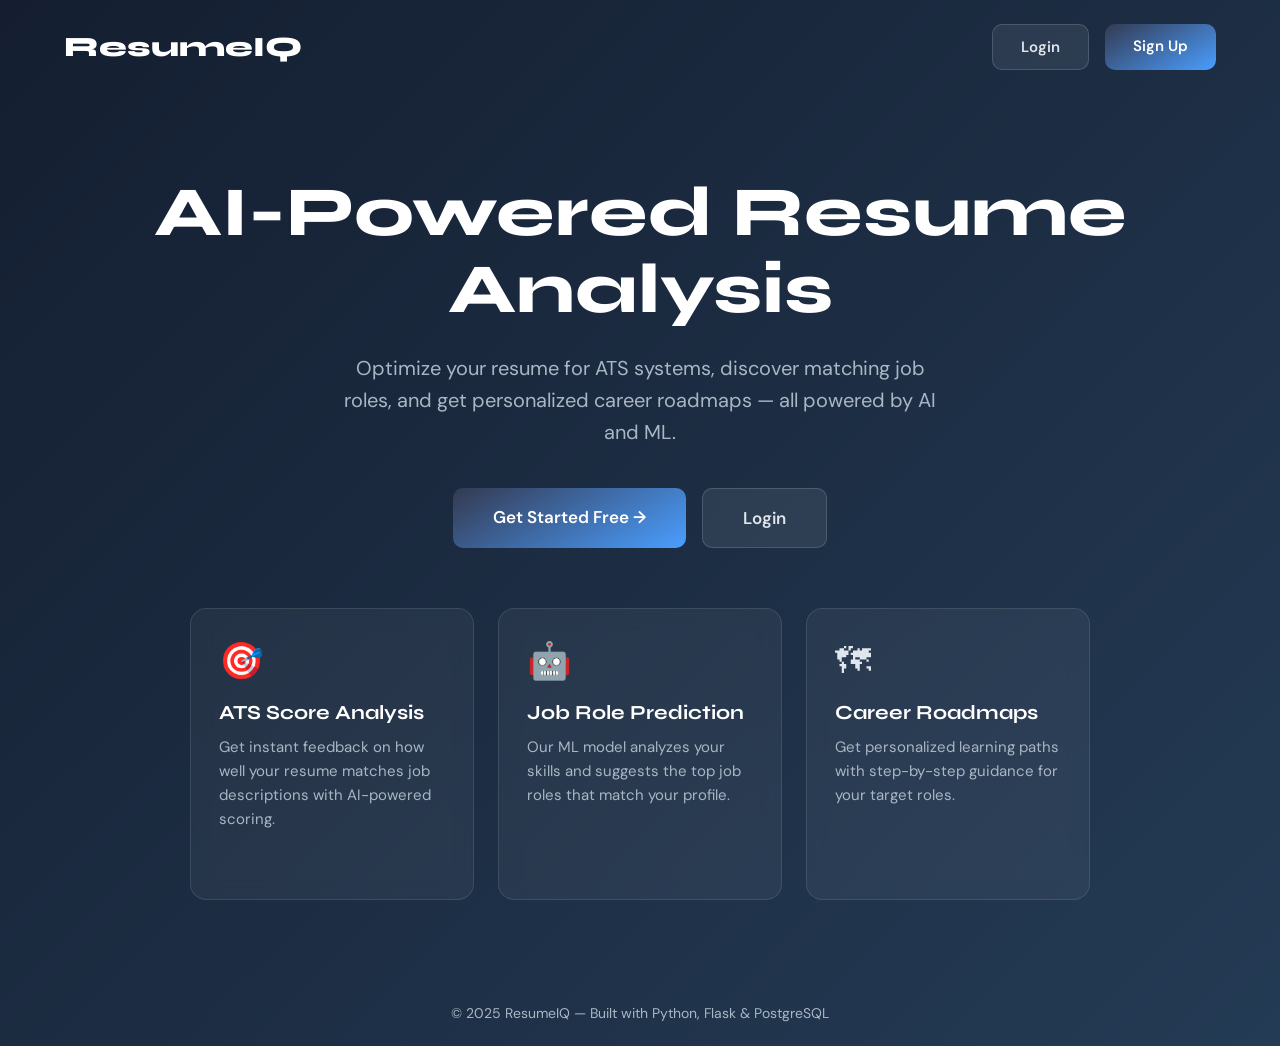
<file: frontend/index.html>
<!DOCTYPE html>
<html lang="en">
<head>
  <meta charset="UTF-8">
  <meta name="viewport" content="width=device-width, initial-scale=1.0">
  <title>ResumeIQ — AI-Powered Resume Analyzer</title>
  <link href="https://fonts.googleapis.com/css2?family=Syne:wght@400;600;700;800&family=DM+Sans:wght@300;400;500;600&display=swap" rel="stylesheet">
  
  <style>
    * { margin: 0; padding: 0; box-sizing: border-box; }
    
    body {
      font-family: 'DM Sans', sans-serif;
      background: linear-gradient(135deg, #141e30, #243b55);
      min-height: 100vh;
      display: flex;
      flex-direction: column;
      color: #e0e6ed;
    }
    
    .container {
      max-width: 1200px;
      margin: 0 auto;
      padding: 0 24px;
      width: 100%;
    }
    
    header {
      padding: 24px 0;
    }
    
    nav {
      display: flex;
      justify-content: space-between;
      align-items: center;
    }
    
    .logo {
      font-family: 'Syne', sans-serif;
      font-size: 28px;
      font-weight: 800;
      color: #ffffff;
      text-decoration: none;
    }
    
    .nav-buttons {
      display: flex;
      gap: 16px;
    }
    
    .btn {
      padding: 12px 28px;
      border-radius: 10px;
      font-family: 'DM Sans', sans-serif;
      font-size: 15px;
      font-weight: 600;
      cursor: pointer;
      text-decoration: none;
      transition: all 0.3s;
      border: none;
      display: inline-block;
    }
    
    .btn-ghost {
      background: rgba(255,255,255,0.08);
      color: #e0e6ed;
      border: 1px solid rgba(255,255,255,0.15);
    }
    
    .btn-ghost:hover {
      background: rgba(255,255,255,0.15);
    }
    
    .btn-primary {
      background: linear-gradient(330deg, #4a9eff, #343a51);
      color: #ffffff;
    }
    
    .btn-primary:hover {
      transform: translateY(-2px);
      box-shadow: 0 8px 25px rgba(0,198,255,0.3);
    }
    
    .hero {
      flex: 1;
      display: flex;
      align-items: center;
      justify-content: center;
      text-align: center;
      padding: 80px 24px;
    }
    
    .hero-content h1 {
      font-family: 'Syne', sans-serif;
      font-size: clamp(42px, 8vw, 70px);
      font-weight: 750;
      line-height: 1.1;
      margin-bottom: 24px;
      color: #ffffff;
    }
    
    .hero-content p {
      font-size: 20px;
      color: #aab6c4;
      max-width: 600px;
      margin: 0 auto 40px;
      line-height: 1.6;
    }
    
    .cta-buttons {
      display: flex;
      gap: 16px;
      justify-content: center;
      flex-wrap: wrap;
    }
    
    .btn-large {
      padding: 18px 40px;
      font-size: 17px;
    }
    
    .features {
      display: grid;
      grid-template-columns: repeat(auto-fit, minmax(280px, 1fr));
      gap: 24px;
      margin-top: 60px;
      max-width: 900px;
      margin-left: auto;
      margin-right: auto;
    }
    
    .feature {
      background: rgba(255,255,255,0.05);
      backdrop-filter: blur(10px);
      border: 1px solid rgba(255,255,255,0.1);
      border-radius: 16px;
      padding: 28px;
      text-align: left;
    }
    
    .feature-icon {
      font-size: 36px;
      margin-bottom: 16px;
    }
    
    .feature h3 {
      font-family: 'Syne', sans-serif;
      font-size: 20px;
      margin-bottom: 10px;
      color: #ffffff;
    }
    
    .feature p {
      font-size: 15px;
      color: #aab6c4;
      line-height: 1.6;
    }
    
    footer {
      text-align: center;
      padding: 24px;
      color: #aab6c4;
      font-size: 14px;
    }
    
    @media (max-width: 600px) {
      .cta-buttons { flex-direction: column; }
      .btn-large { width: 100%; text-align: center; }
    }
  </style>
</head>

<body>
  
  <header>
    <div class="container">
      <nav>
        <a href="/" class="logo">ResumeIQ</a>
        <div class="nav-buttons">
          <a href="/login" class="btn btn-ghost">Login</a>
          <a href="/signup" class="btn btn-primary">Sign Up</a>
        </div>
      </nav>
    </div>
  </header>
  
  <section class="hero">
    <div class="container">
      <div class="hero-content">
        <h1>AI-Powered Resume Analysis</h1>
        <p>Optimize your resume for ATS systems, discover matching job roles, and get personalized career roadmaps — all powered by AI and ML.</p>
        
        <div class="cta-buttons">
          <a href="/signup" class="btn btn-primary btn-large">Get Started Free →</a>
          <a href="/login" class="btn btn-ghost btn-large">Login</a>
        </div>
        
        <div class="features">
          <div class="feature">
            <div class="feature-icon">🎯</div>
            <h3>ATS Score Analysis</h3>
            <p>Get instant feedback on how well your resume matches job descriptions with AI-powered scoring.</p>
          </div>
          
          <div class="feature">
            <div class="feature-icon">🤖</div>
            <h3>Job Role Prediction</h3>
            <p>Our ML model analyzes your skills and suggests the top job roles that match your profile.</p>
          </div>
          
          <div class="feature">
            <div class="feature-icon">🗺</div>
            <h3>Career Roadmaps</h3>
            <p>Get personalized learning paths with step-by-step guidance for your target roles.</p>
          </div>
        </div>
      </div>
    </div>
  </section>
  
  <footer>
    <div class="container">
      © 2025 ResumeIQ — Built with Python, Flask & PostgreSQL
    </div>
  </footer>
  
</body>
</html>
</file>
